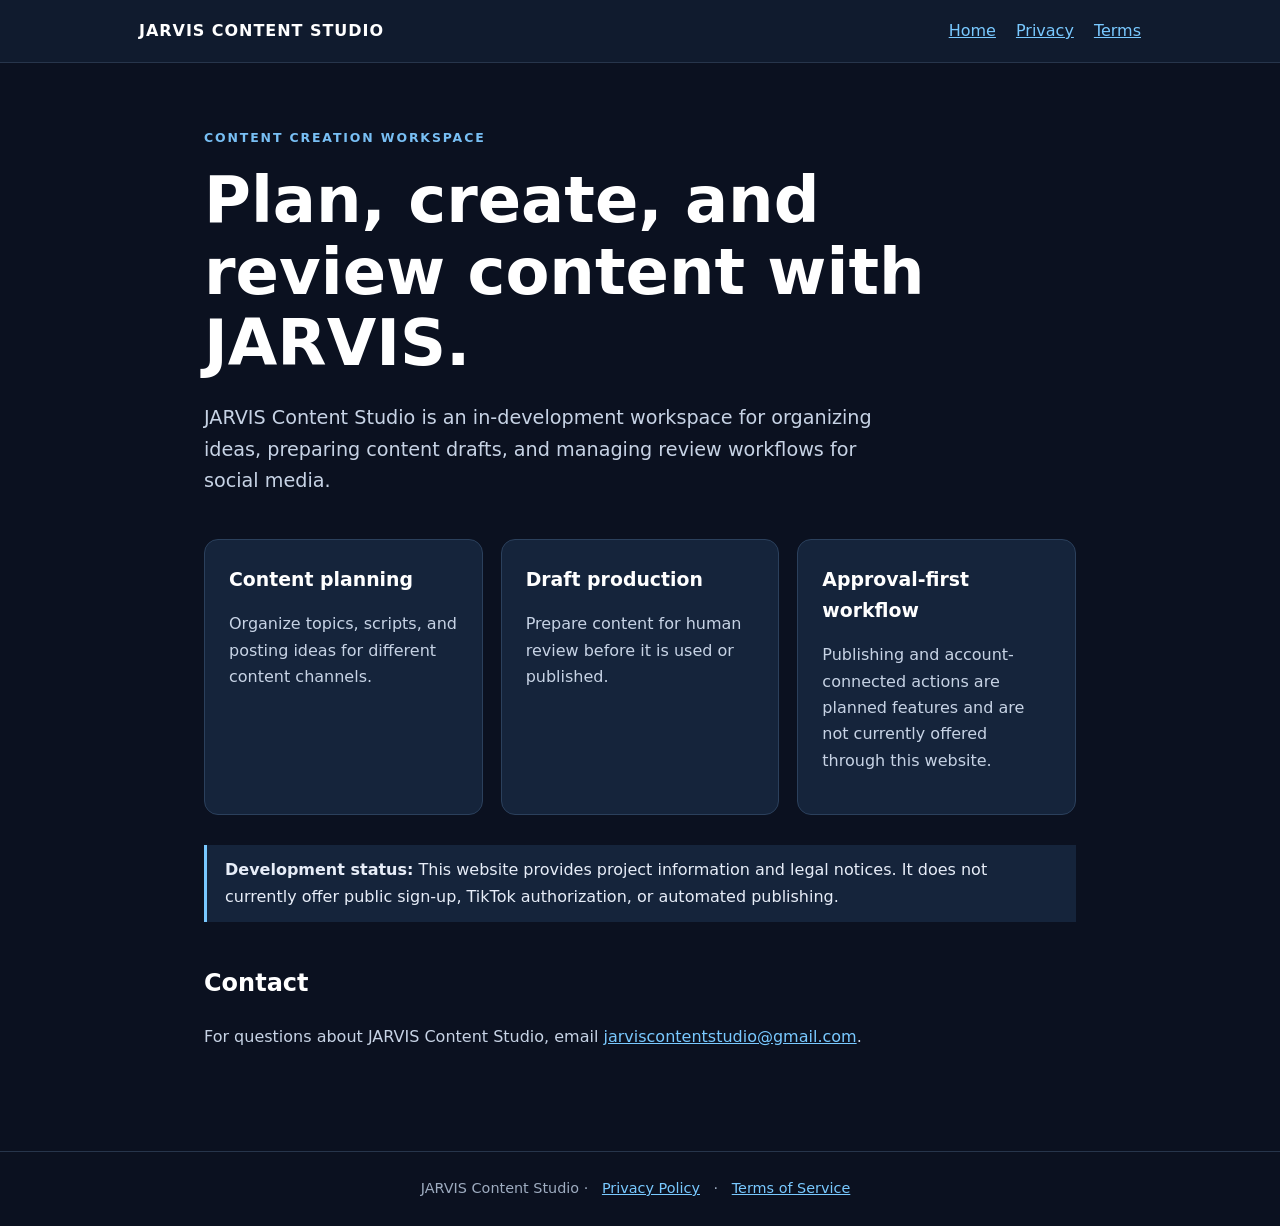
<file: index.html>
<!doctype html><html lang="en"><head><meta charset="utf-8"><meta name="viewport" content="width=device-width,initial-scale=1"><meta name="description" content="JARVIS Content Studio is a developing content planning and production workspace."><title>JARVIS Content Studio</title><link rel="stylesheet" href="style.css"></head><body><header><nav><strong>JARVIS CONTENT STUDIO</strong><div><a href="index.html">Home</a><a href="privacy.html">Privacy</a><a href="terms.html">Terms</a></div></nav></header><main><div class="eyebrow">Content creation workspace</div><h1>Plan, create, and review content with JARVIS.</h1><p class="lead">JARVIS Content Studio is an in-development workspace for organizing ideas, preparing content drafts, and managing review workflows for social media.</p><div class="cards"><section class="card"><h2>Content planning</h2><p>Organize topics, scripts, and posting ideas for different content channels.</p></section><section class="card"><h2>Draft production</h2><p>Prepare content for human review before it is used or published.</p></section><section class="card"><h2>Approval-first workflow</h2><p>Publishing and account-connected actions are planned features and are not currently offered through this website.</p></section></div><div class="notice"><strong>Development status:</strong> This website provides project information and legal notices. It does not currently offer public sign-up, TikTok authorization, or automated publishing.</div><h2>Contact</h2><p>For questions about JARVIS Content Studio, email <a href="mailto:jarviscontentstudio@gmail.com">jarviscontentstudio@gmail.com</a>.</p></main><footer>JARVIS Content Studio · <a href="privacy.html">Privacy Policy</a> · <a href="terms.html">Terms of Service</a></footer></body></html>
</file>
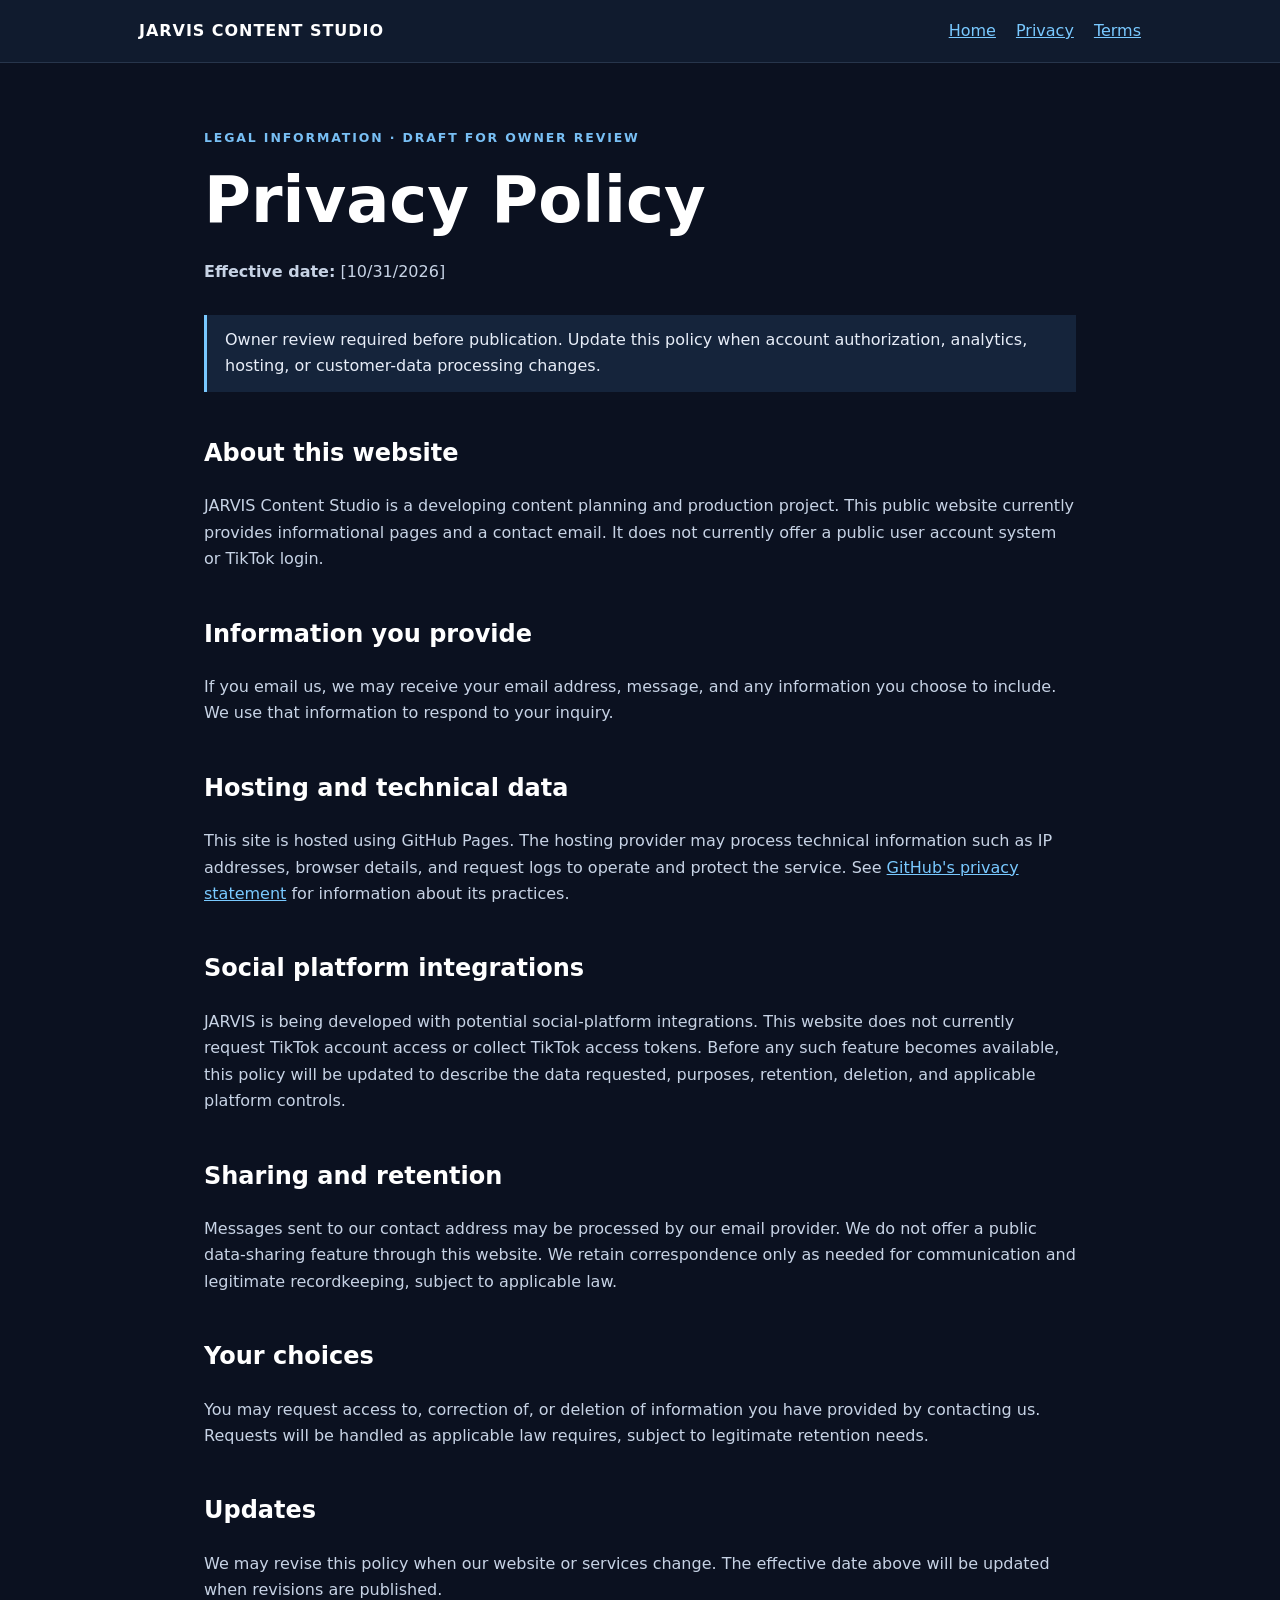
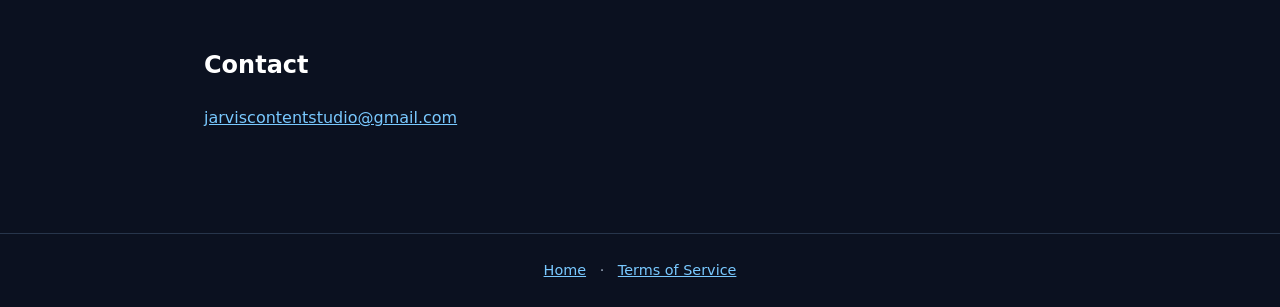
<file: privacy.html>
<!doctype html><html lang="en"><head><meta charset="utf-8"><meta name="viewport" content="width=device-width,initial-scale=1"><title>Privacy Policy | JARVIS Content Studio</title><link rel="stylesheet" href="style.css"></head><body><header><nav><strong>JARVIS CONTENT STUDIO</strong><div><a href="index.html">Home</a><a href="privacy.html">Privacy</a><a href="terms.html">Terms</a></div></nav></header><main><div class="eyebrow">Legal information · Draft for owner review</div><h1>Privacy Policy</h1><p><strong>Effective date:</strong> [10/31/2026]</p><div class="notice">Owner review required before publication. Update this policy when account authorization, analytics, hosting, or customer-data processing changes.</div><h2>About this website</h2><p>JARVIS Content Studio is a developing content planning and production project. This public website currently provides informational pages and a contact email. It does not currently offer a public user account system or TikTok login.</p><h2>Information you provide</h2><p>If you email us, we may receive your email address, message, and any information you choose to include. We use that information to respond to your inquiry.</p><h2>Hosting and technical data</h2><p>This site is hosted using GitHub Pages. The hosting provider may process technical information such as IP addresses, browser details, and request logs to operate and protect the service. See <a href="https://docs.github.com/en/site-policy/privacy-policies/github-general-privacy-statement">GitHub's privacy statement</a> for information about its practices.</p><h2>Social platform integrations</h2><p>JARVIS is being developed with potential social-platform integrations. This website does not currently request TikTok account access or collect TikTok access tokens. Before any such feature becomes available, this policy will be updated to describe the data requested, purposes, retention, deletion, and applicable platform controls.</p><h2>Sharing and retention</h2><p>Messages sent to our contact address may be processed by our email provider. We do not offer a public data-sharing feature through this website. We retain correspondence only as needed for communication and legitimate recordkeeping, subject to applicable law.</p><h2>Your choices</h2><p>You may request access to, correction of, or deletion of information you have provided by contacting us. Requests will be handled as applicable law requires, subject to legitimate retention needs.</p><h2>Updates</h2><p>We may revise this policy when our website or services change. The effective date above will be updated when revisions are published.</p><h2>Contact</h2><p><a href="mailto:jarviscontentstudio@gmail.com">jarviscontentstudio@gmail.com</a></p></main><footer><a href="index.html">Home</a> · <a href="terms.html">Terms of Service</a></footer></body></html>
</file>
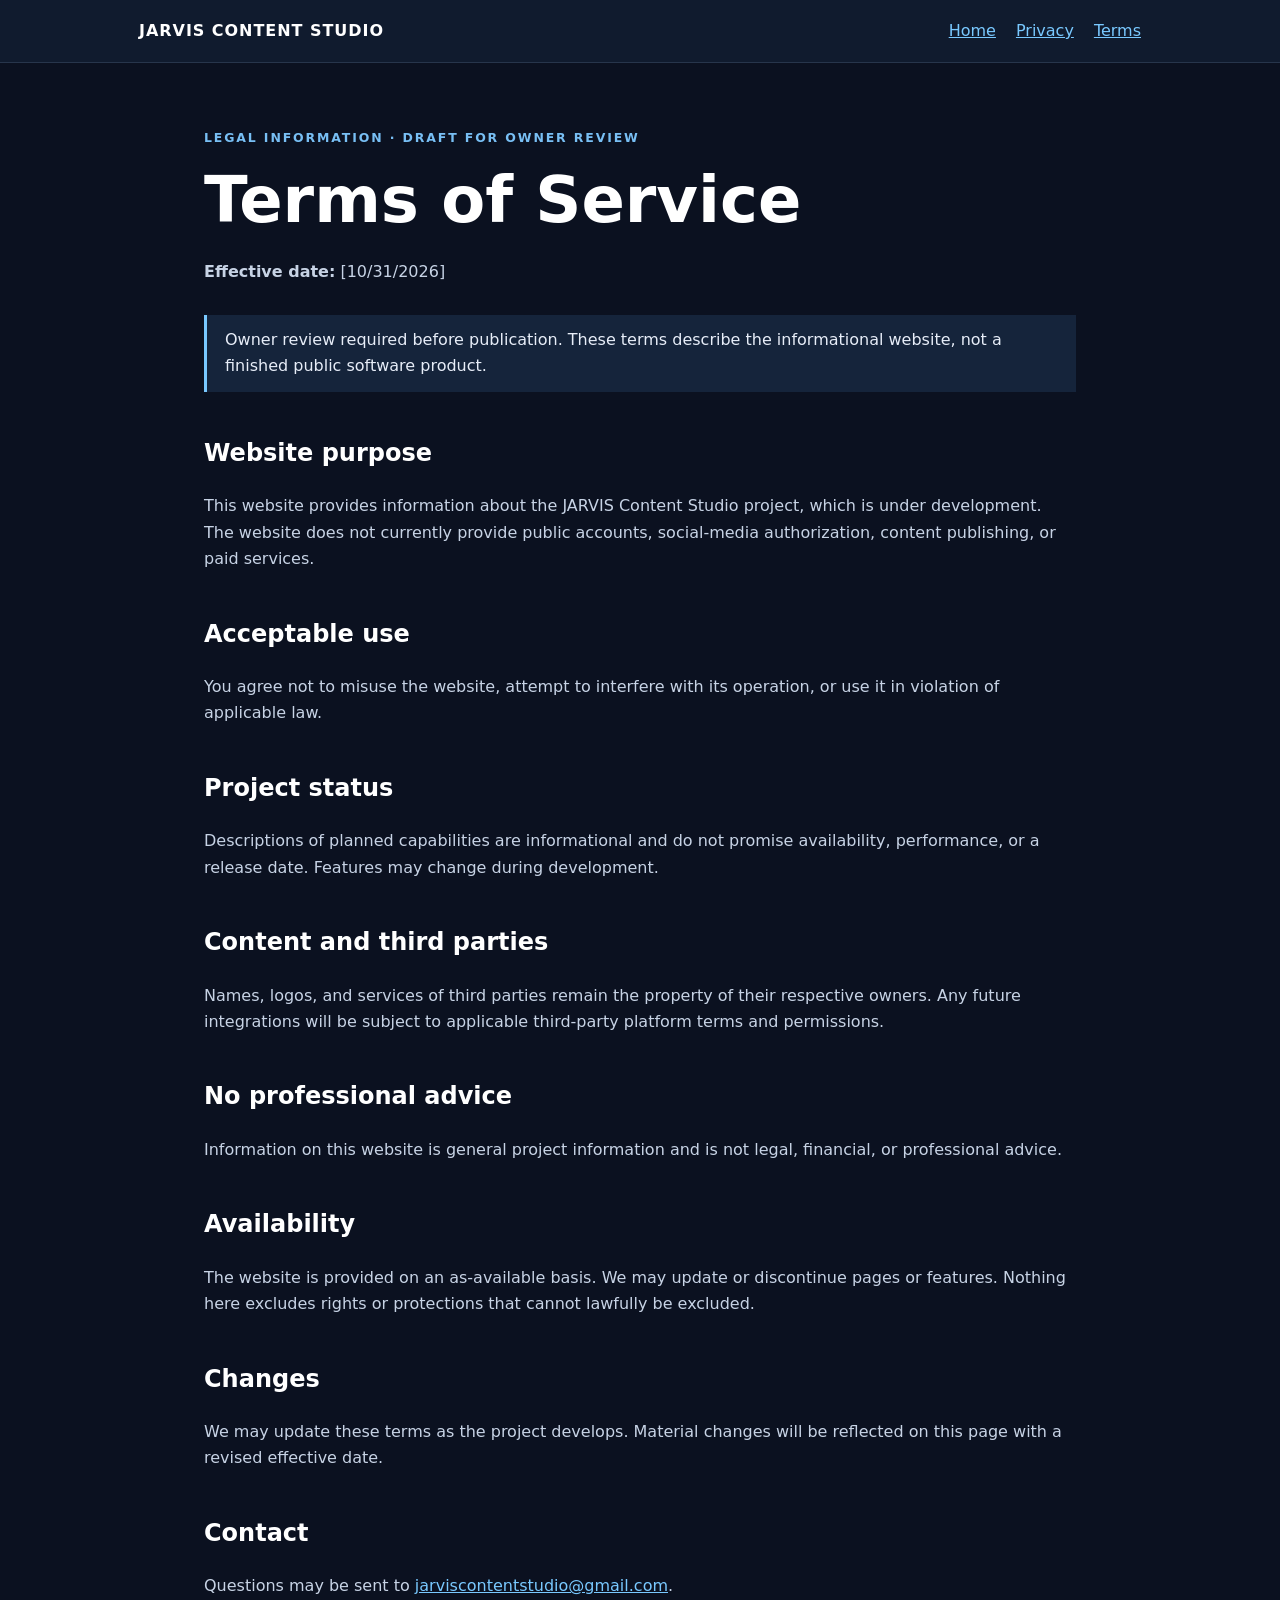
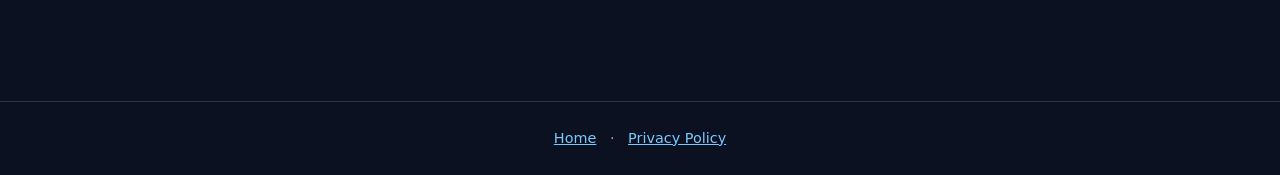
<file: terms.html>
<!doctype html><html lang="en"><head><meta charset="utf-8"><meta name="viewport" content="width=device-width,initial-scale=1"><title>Terms of Service | JARVIS Content Studio</title><link rel="stylesheet" href="style.css"></head><body><header><nav><strong>JARVIS CONTENT STUDIO</strong><div><a href="index.html">Home</a><a href="privacy.html">Privacy</a><a href="terms.html">Terms</a></div></nav></header><main><div class="eyebrow">Legal information · Draft for owner review</div><h1>Terms of Service</h1><p><strong>Effective date:</strong> [10/31/2026]</p><div class="notice">Owner review required before publication. These terms describe the informational website, not a finished public software product.</div><h2>Website purpose</h2><p>This website provides information about the JARVIS Content Studio project, which is under development. The website does not currently provide public accounts, social-media authorization, content publishing, or paid services.</p><h2>Acceptable use</h2><p>You agree not to misuse the website, attempt to interfere with its operation, or use it in violation of applicable law.</p><h2>Project status</h2><p>Descriptions of planned capabilities are informational and do not promise availability, performance, or a release date. Features may change during development.</p><h2>Content and third parties</h2><p>Names, logos, and services of third parties remain the property of their respective owners. Any future integrations will be subject to applicable third-party platform terms and permissions.</p><h2>No professional advice</h2><p>Information on this website is general project information and is not legal, financial, or professional advice.</p><h2>Availability</h2><p>The website is provided on an as-available basis. We may update or discontinue pages or features. Nothing here excludes rights or protections that cannot lawfully be excluded.</p><h2>Changes</h2><p>We may update these terms as the project develops. Material changes will be reflected on this page with a revised effective date.</p><h2>Contact</h2><p>Questions may be sent to <a href="mailto:jarviscontentstudio@gmail.com">jarviscontentstudio@gmail.com</a>.</p></main><footer><a href="index.html">Home</a> · <a href="privacy.html">Privacy Policy</a></footer></body></html>
</file>
<file: style.css>
:root{color-scheme:dark;font-family:Inter,system-ui,-apple-system,Segoe UI,sans-serif;background:#0b1120;color:#e7edf8}*{box-sizing:border-box}body{margin:0;line-height:1.65}a{color:#79c9ff}header{border-bottom:1px solid #27354b;background:#101b2e}nav{max-width:1050px;margin:auto;padding:18px 24px;display:flex;align-items:center;justify-content:space-between;gap:20px;flex-wrap:wrap}nav strong{color:#fff;letter-spacing:.06em}nav div{display:flex;gap:20px;flex-wrap:wrap}main{max-width:920px;margin:auto;padding:65px 24px 85px}.eyebrow{color:#78bff4;font-weight:700;letter-spacing:.15em;text-transform:uppercase;font-size:.78rem}h1{font-size:clamp(2.3rem,5vw,4rem);line-height:1.12;margin:16px 0 22px;color:white}h2{color:white;margin-top:42px}p,li{color:#c7d3e5}.lead{font-size:1.2rem;max-width:700px}.cards{display:grid;grid-template-columns:repeat(auto-fit,minmax(220px,1fr));gap:18px;margin-top:42px}.card{background:#15243b;border:1px solid #2b405c;border-radius:14px;padding:24px}.card h2{margin-top:0;font-size:1.18rem}.notice{border-left:3px solid #79c9ff;padding:12px 18px;background:#15243b;margin:30px 0}footer{border-top:1px solid #27354b;padding:25px 24px;text-align:center;color:#9eacc0;font-size:.9rem}footer a{margin:0 9px}@media(max-width:550px){main{padding-top:45px}}
</file>
